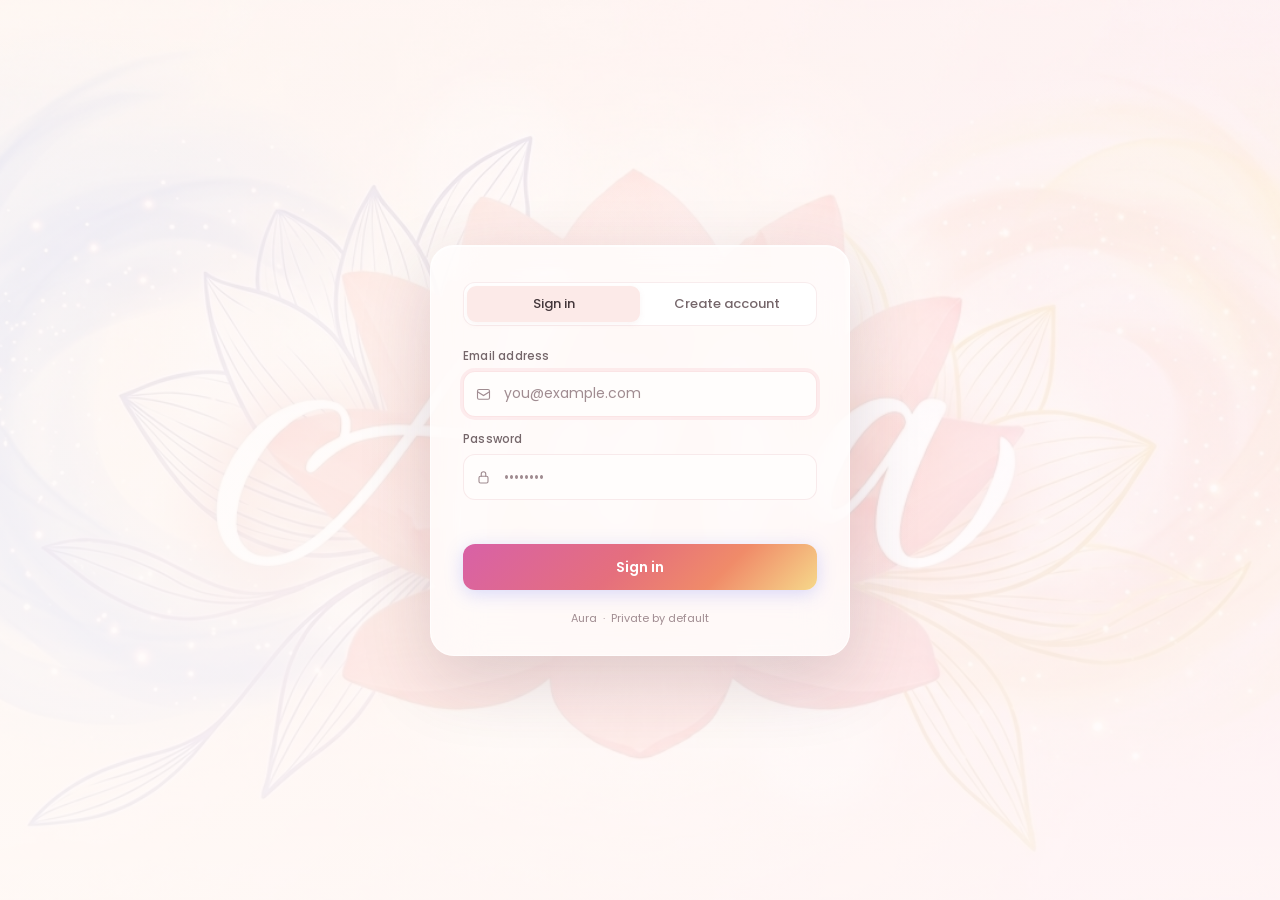
<file: src/main/resources/static/frontend/index.html>
<!doctype html>
<html lang="en">
<head>
  <meta charset="UTF-8" />
  <meta name="viewport" content="width=device-width, initial-scale=1.0" />
  <title>Aura — Messaging</title>
  <link rel="preconnect" href="https://fonts.googleapis.com">
  <link rel="preconnect" href="https://fonts.gstatic.com" crossorigin>
  <link href="https://fonts.googleapis.com/css2?family=Poppins:wght@400;700&display=swap" rel="stylesheet">
  <link href="https://fonts.cdnfonts.com/css/nickainley" rel="stylesheet">
  <!-- <link rel="shortcut icon" href="./assests/Aura_logo.png" type="image/x-icon"> -->
  <link rel="stylesheet" href="./styles.css" />
</head>
<body>

  <!-- Toast notifications -->
  <div id="toastContainer" class="toast-container" aria-live="assertive" aria-atomic="true"></div>

  <!-- ── Profile modal ─────────────────────────────────────────────────── -->
  <div class="modal-backdrop" id="profileModal" hidden>
    <div class="modal" role="dialog" aria-modal="true" aria-labelledby="profileModalTitle">
      <div class="modal-header">
        <div class="modal-heading">
          <div class="modal-icon-pill">
            <svg viewBox="0 0 20 20" fill="none">
              <path d="M10 3.5a3.5 3.5 0 100 7 3.5 3.5 0 000-7zM4.5 16a4.5 4.5 0 0111 0" stroke="currentColor" stroke-width="1.5" stroke-linecap="round"/>
            </svg>
          </div>
          <div>
            <h2 class="modal-title" id="profileModalTitle">Edit Profile</h2>
            <p class="modal-subtitle">Personalize your avatar, name, and chat feel.</p>
          </div>
        </div>
        <button class="icon-btn modal-close-btn" id="closeProfileModal" title="Close">
          <svg viewBox="0 0 20 20" fill="none"><path d="M5 5l10 10M15 5L5 15" stroke="currentColor" stroke-width="1.8" stroke-linecap="round"/></svg>
        </button>
      </div>

      <div class="modal-body">
        <div class="profile-edit-avatar-wrap">
          <div class="profile-preview-card">
            <div class="avatar avatar--xl profile-edit-avatar" id="modalAvatar">
              <span id="modalAvatarInitial">?</span>
            </div>
            <div class="profile-preview-copy">
              <div class="profile-preview-label">Preview</div>
              <div class="profile-preview-name" id="profilePreviewName">Your name</div>
              <div class="profile-preview-text">Your avatar updates instantly as you choose a style.</div>
            </div>
          </div>

          <div class="settings-card">
            <div class="color-picker-row">
              <span class="field-label">Avatar colour</span>
              <div class="color-swatches" id="colorSwatches">
                <button class="swatch" data-color="#7C5CFF" style="background:#7C5CFF" title="Violet"></button>
                <button class="swatch" data-color="#20D6C7" style="background:#20D6C7" title="Teal"></button>
                <button class="swatch" data-color="#E85D75" style="background:#E85D75" title="Rose"></button>
                <button class="swatch" data-color="#F59E0B" style="background:#F59E0B" title="Amber"></button>
                <button class="swatch" data-color="#3B82F6" style="background:#3B82F6" title="Blue"></button>
                <button class="swatch" data-color="#10B981" style="background:#10B981" title="Emerald"></button>
                <button class="swatch" data-color="#F97316" style="background:#F97316" title="Orange"></button>
                <button class="swatch" data-color="#8B5CF6" style="background:#8B5CF6" title="Purple"></button>
                <button class="swatch" data-color="#EF4444" style="background:#EF4444" title="Red"></button>
                <button class="swatch" data-color="#06B6D4" style="background:#06B6D4" title="Cyan"></button>
              </div>
            </div>
            <div class="color-picker-row">
              <span class="field-label">Initial colour</span>
              <div class="segmented-mini" id="initialColorPicker">
                <button type="button" data-initial-color="#13151A">Black</button>
                <button type="button" data-initial-color="#F8FAFC">White</button>
              </div>
            </div>
            <div class="color-picker-row">
              <span class="field-label">Chat theme</span>
              <div class="theme-swatches" id="themeSwatches">
                <button type="button" class="theme-swatch" data-theme="aura" style="background:linear-gradient(135deg,#D861A7,#F08B69)" title="Aura"></button>
                <button type="button" class="theme-swatch" data-theme="ocean" style="background:linear-gradient(135deg,#0EA5E9,#14B8A6)" title="Ocean"></button>
                <button type="button" class="theme-swatch" data-theme="violet" style="background:linear-gradient(135deg,#7C3AED,#EC4899)" title="Violet"></button>
                <button type="button" class="theme-swatch" data-theme="forest" style="background:linear-gradient(135deg,#16A34A,#84CC16)" title="Forest"></button>
                <button type="button" class="theme-swatch" data-theme="sunset" style="background:linear-gradient(135deg,#F97316,#FACC15)" title="Sunset"></button>
              </div>
            </div>
          </div>
        </div>

        <div class="field-group modal-field-group">
          <label class="field-label" for="profileUsernameInput">Username</label>
          <div class="field-wrap">
            <svg class="field-icon" viewBox="0 0 20 20" fill="none">
              <circle cx="10" cy="7" r="3" stroke="currentColor" stroke-width="1.5"/>
              <path d="M3 17c0-3.314 3.134-6 7-6s7 2.686 7 6" stroke="currentColor" stroke-width="1.5" stroke-linecap="round"/>
            </svg>
            <input id="profileUsernameInput" class="field-input" type="text" placeholder="Name" maxlength="30" autocomplete="off" />
          </div>
        </div>

        <p class="auth-hint" id="profileSaveHint" aria-live="polite"></p>
      </div>

      <div class="modal-footer">
        <button class="btn-secondary" id="cancelProfileBtn">Cancel</button>
        <button class="btn-primary" id="saveProfileBtn">
          <span id="saveBtnLabel">Save changes</span>
          <div class="btn-spinner" id="saveSpinner" hidden></div>
        </button>
      </div>
    </div>
  </div>

  <!-- ── Auth Screen ────────────────────────────────────────────────────── -->
  <div class="auth-screen" id="authScreen">
    <div class="auth-bg">
      <div class="auth-orb auth-orb--1"></div>
      <div class="auth-orb auth-orb--2"></div>
    </div>
    <div class="auth-panel">
      <div class="auth-tabs" role="tablist">
        <button class="auth-tab is-active" data-mode="login" role="tab" aria-selected="true">Sign in</button>
        <button class="auth-tab" data-mode="register" role="tab" aria-selected="false">Create account</button>
      </div>

      <form class="auth-form" id="authForm" novalidate>
        <div class="field-group" id="usernameGroup" hidden>
          <label class="field-label" for="usernameInput">Username</label>
          <div class="field-wrap">
            <svg class="field-icon" viewBox="0 0 20 20" fill="none">
              <circle cx="10" cy="7" r="3" stroke="currentColor" stroke-width="1.5"/>
              <path d="M3 17c0-3.314 3.134-6 7-6s7 2.686 7 6" stroke="currentColor" stroke-width="1.5" stroke-linecap="round"/>
            </svg>
            <input id="usernameInput" class="field-input" type="text" placeholder="Name" autocomplete="username" maxlength="30" />
          </div>
        </div>

        <div class="field-group">
          <label class="field-label" for="emailInput">Email address</label>
          <div class="field-wrap">
            <svg class="field-icon" viewBox="0 0 20 20" fill="none">
              <rect x="2" y="4" width="16" height="13" rx="2" stroke="currentColor" stroke-width="1.5"/>
              <path d="M2 7l8 5 8-5" stroke="currentColor" stroke-width="1.5" stroke-linecap="round"/>
            </svg>
            <input id="emailInput" class="field-input" type="email" placeholder="you@example.com" autocomplete="email" />
          </div>
        </div>

        <div class="field-group">
          <label class="field-label" for="passwordInput">Password</label>
          <div class="field-wrap">
            <svg class="field-icon" viewBox="0 0 20 20" fill="none">
              <rect x="4" y="9" width="12" height="9" rx="2" stroke="currentColor" stroke-width="1.5"/>
              <path d="M7 9V6a3 3 0 016 0v3" stroke="currentColor" stroke-width="1.5" stroke-linecap="round"/>
            </svg>
            <input id="passwordInput" class="field-input" type="password" placeholder="••••••••" autocomplete="current-password" />
          </div>
        </div>

        <p class="auth-hint" id="authStatus" aria-live="polite"></p>

        <button type="submit" class="auth-submit" id="authSubmitBtn">
          <span id="authBtnLabel">Sign in</span>
          <div class="btn-spinner" id="authSpinner" hidden></div>
        </button>
      </form>

      <p class="auth-footer">Aura&nbsp;&nbsp;·&nbsp;&nbsp;Private by default</p>
    </div>
  </div>

  <!-- ── Main App ───────────────────────────────────────────────────────── -->
  <div class="app" id="appShell" hidden>

    <!-- Sidebar -->
    <aside class="sidebar">
      <div class="sidebar-top">
        <div class="sidebar-logo">
          <div class="sidebar-logo-mark">
            <img src="./assests/Aura_logo.png" width="100%" height="100%" class="logo-img">
          </div>
          <span class="sidebar-logo-text" 
                style="
                  font-family: 'nickainley', sans-serif;
                  color: var(--accent);
                  font-size: 1.8em;
                  ">Aura</span>
        </div>
        <button class="icon-btn" id="leaveBtn" title="Sign out" disabled>
          <svg viewBox="0 0 20 20" fill="none">
            <path d="M13 3h2a2 2 0 012 2v10a2 2 0 01-2 2h-2M8 14l4-4-4-4M12 10H3" stroke="currentColor" stroke-width="1.6" stroke-linecap="round" stroke-linejoin="round"/>
          </svg>
        </button>
      </div>

      <!-- Profile card — click to edit -->
      <button class="profile-card" id="openProfileModal" title="Edit profile" type="button">
        <div class="avatar avatar--lg" id="profileAvatar">
          <span id="profileAvatarInitial">?</span>
        </div>
        <div class="profile-info">
          <div class="profile-name" id="profileName">Loading…</div>
          <div class="profile-id-row">
            <div class="profile-id" id="profilePublicId">--------</div>
            <div class="status-dot" id="connectionDot"></div>
          </div>
        </div>
        <svg class="profile-edit-icon" viewBox="0 0 16 16" fill="none">
          <path d="M11 2l3 3-8 8H3v-3l8-8z" stroke="currentColor" stroke-width="1.4" stroke-linecap="round" stroke-linejoin="round"/>
        </svg>
      </button>

      <!-- Search -->
      <div class="sidebar-section">
        <form class="search-form" id="userSearchForm">
          <div class="search-wrap">
            <svg class="search-icon" viewBox="0 0 20 20" fill="none">
              <circle cx="9" cy="9" r="5.5" stroke="currentColor" stroke-width="1.5"/>
              <path d="M13 13l3.5 3.5" stroke="currentColor" stroke-width="1.5" stroke-linecap="round"/>
            </svg>
            <input id="publicIdSearchInput" class="search-input" placeholder="Search by public ID…" autocomplete="off" maxlength="10" />
            <button type="submit" class="search-submit-btn" title="Find user">
              <svg viewBox="0 0 16 16" fill="none">
                <path d="M3 8h10M9 4l4 4-4 4" stroke="currentColor" stroke-width="1.5" stroke-linecap="round" stroke-linejoin="round"/>
              </svg>
            </button>
          </div>
        </form>
        <p class="search-hint" id="userSearchStatus" aria-live="polite"></p>
      </div>

      <!-- Conversations -->
      <div class="sidebar-section sidebar-section--flex">
        <div class="section-label">Messages</div>
        <div class="conv-list" id="conversationList">
          <div class="skeleton-item"></div>
          <div class="skeleton-item"></div>
          <div class="skeleton-item"></div>
        </div>
      </div>
    </aside>

    <!-- Chat pane -->
    <div class="chat-pane">
      <header class="chat-header">
        <div class="chat-header-left">
          <button type="button" class="chat-pane-back" id="chatPaneBackBtn" title="Back to conversations" aria-label="Back to conversations">
            <svg viewBox="0 0 20 20" fill="none">
              <path d="M12 5l-5 5 5 5" stroke="currentColor" stroke-width="1.8" stroke-linecap="round" stroke-linejoin="round"/>
            </svg>
          </button>
          <div class="avatar avatar--md" id="chatAvatar">
            <span id="chatAvatarInitial">?</span>
          </div>
          <div class="chat-header-info">
            <div class="chat-name" id="chatTitle">Select a conversation</div>
            <div class="chat-meta" id="chatSubtitle">Search a public ID or choose from the sidebar</div>
          </div>
        </div>
        <div class="chat-header-right">
          <div class="conn-badge" id="statusBadge">
            <div class="conn-dot"></div>
            <span id="statusText">Select a chat</span>
          </div>
        </div>
      </header>

      <section class="messages-pane" id="messages" aria-live="polite">
        <div class="empty-state" id="emptyState">
          <div class="empty-illustration">
            <svg width="64" height="64" viewBox="0 0 64 64" fill="none">
              <circle cx="32" cy="32" r="31" stroke="url(#eg)" stroke-width="1" stroke-dasharray="4 3"/>
              <circle cx="32" cy="32" r="18" fill="url(#eg2)" opacity="0.1"/>
              <path d="M20 32h24M32 20v24" stroke="url(#eg)" stroke-width="1.8" stroke-linecap="round" opacity="0.4"/>
              <defs>
                <linearGradient id="eg" x1="1" y1="1" x2="63" y2="63" gradientUnits="userSpaceOnUse">
                  <stop stop-color="#818CF8"/><stop offset="1" stop-color="#38BDF8"/>
                </linearGradient>
                <linearGradient id="eg2" x1="14" y1="14" x2="50" y2="50" gradientUnits="userSpaceOnUse">
                  <stop stop-color="#818CF8"/><stop offset="1" stop-color="#38BDF8"/>
                </linearGradient>
              </defs>
            </svg>
          </div>
          <div class="empty-title">Start a conversation</div>
          <div class="empty-desc">Search for someone's public ID in the sidebar, or pick an existing chat.</div>
        </div>
      </section>

      <form class="composer" id="composerForm">
        <div class="composer-wrap">
          <textarea id="messageInput" class="composer-textarea" placeholder="Write a message…" rows="1" autocomplete="off" disabled></textarea>
          <button type="submit" class="composer-send-btn" id="sendBtn" disabled title="Send">
            <svg viewBox="0 0 20 20" fill="none">
              <path d="M3 10L17 3l-4 7 4 7L3 10z" fill="currentColor"/>
            </svg>
          </button>
        </div>
      </form>
    </div>

  </div>

  <script src="./app.js?v=4"></script>
</body>
</html>
</file>
<file: src/main/resources/static/frontend/styles.css>
:root {
  /* Backgrounds — warm soft neutrals */
  --bg-lite: #fffaf9;
  --bg: #FCF7F6;
  --bg2: #F8EFEE;
  --surface: #FFFFFF;
  --surface2: #FFFDFC;
  --surface3: #FCEAE8;

  /* Borders — subtle warm dividers */
  --border: rgba(204, 119, 126, 0.14);
  --border2: rgba(204, 119, 126, 0.22);

  /* Text — warm charcoal instead of black */
  --text: #43363A;
  --text2: #75666A;
  --text3: #A08C91;

  /* Accent — taken directly from the lotus */
  --accent: #E56F7D;
  --accent2: #F08B69;
  --accent-dim: rgba(229, 111, 125, 0.10);
  --accent-mid: rgba(229, 111, 125, 0.18);
  --accent-glow: rgba(215, 91, 170, 0.15);

  /* Gradients */
  --grad: linear-gradient(135deg,
      #D861A7 0%,
      #E56F7D 45%,
      #F08B69 72%,
      #F6D88A 100%);

  --grad-dim: linear-gradient(135deg,
      rgba(216, 97, 167, .10),
      rgba(229, 111, 125, .10),
      rgba(246, 216, 138, .12));

  /* Shadows */
  --shadow-sm:
    0 2px 6px rgba(189, 112, 118, .08);

  --shadow-md:
    0 10px 28px rgba(189, 112, 118, .12),
    0 2px 8px rgba(189, 112, 118, .06);

  --shadow-lg:
    0 28px 70px rgba(189, 112, 118, .16),
    0 8px 24px rgba(189, 112, 118, .08);

  /* Radii */
  --radius-sm: 8px;
  --radius: 12px;
  --radius-lg: 18px;
  --radius-xl: 24px;

  /* Layout */
  --sidebar-w: 280px;
  --header-h: 70px;

  --transition: 160ms cubic-bezier(0.4, 0, 0.2, 1);
}

/* ─── Reset ──────────────────────────────────────────────────────────────── */
*,
*::before,
*::after {
  box-sizing: border-box;
  margin: 0;
  padding: 0;
}

html,
body {
  height: 100%;
  overflow: hidden;
}

body {
  font-family: 'Poppins', system-ui, -apple-system, sans-serif;
  font-size: 14px;
  line-height: 1.5;
  color: var(--text);
  background: var(--bg-lite);
  -webkit-font-smoothing: antialiased;
}

button {
  font-family: inherit;
  cursor: pointer;
  border: none;
  background: none;
}

input,
textarea {
  font-family: inherit;
  font-size: inherit;
}

/* ─── Scrollbar ──────────────────────────────────────────────────────────── */
::-webkit-scrollbar {
  width: 4px;
  height: 4px;
}

::-webkit-scrollbar-track {
  background: transparent;
}

::-webkit-scrollbar-thumb {
  background: rgba(255, 255, 255, 0.1);
  border-radius: 99px;
}

::-webkit-scrollbar-thumb:hover {
  background: rgba(255, 255, 255, 0.18);
}

/* ─── Toast ──────────────────────────────────────────────────────────────── */
.toast-container {
  position: fixed;
  top: 20px;
  right: 20px;
  z-index: 9999;
  display: flex;
  flex-direction: column;
  gap: 8px;
  pointer-events: none;
}

.toast {
  display: flex;
  align-items: center;
  gap: 10px;
  padding: 12px 16px;
  background: var(--surface3);
  border: 1px solid var(--border2);
  border-radius: var(--radius);
  box-shadow: var(--shadow-md);
  font-size: 13px;
  font-weight: 500;
  color: var(--text);
  pointer-events: auto;
  max-width: 320px;
  animation: toastIn 220ms cubic-bezier(0.34, 1.56, 0.64, 1) both;
}

.toast.is-out {
  animation: toastOut 180ms ease forwards;
}

.toast--ok {
  border-color: rgba(129, 140, 248, 0.3);
}

.toast--err {
  border-color: rgba(239, 68, 68, 0.3);
  color: #fca5a5;
}

.toast--warn {
  border-color: rgba(251, 191, 36, 0.3);
  color: #F59E0B;
}

.toast--connection-lost {
  border-color: #E56F7D45;
  color: var(--accent);
  font-weight: 600;
}

.toast-dot {
  width: 7px;
  height: 7px;
  border-radius: 50%;
  flex-shrink: 0;
}

.toast--ok .toast-dot {
  background: var(--accent);
}

.toast--err .toast-dot {
  background: #ef4444;
}

.toast--warn .toast-dot {
  background: var(--accent);
}

@keyframes toastIn {
  from {
    opacity: 0;
    transform: translateX(12px) scale(0.96);
  }

  to {
    opacity: 1;
    transform: none;
  }
}

@keyframes toastOut {
  to {
    opacity: 0;
    transform: translateX(12px) scale(0.96);
  }
}

/* ─── Shared form atoms ──────────────────────────────────────────────────── */
.field-group {
  display: flex;
  flex-direction: column;
  gap: 6px;
}

.field-group[hidden] {
  display: none !important;
}

.field-label {
  font-size: 11.5px;
  font-weight: 500;
  color: var(--text2);
  letter-spacing: 0.2px;
}

.field-wrap {
  position: relative;
}

.field-icon {
  position: absolute;
  left: 13px;
  top: 50%;
  transform: translateY(-50%);
  width: 15px;
  height: 15px;
  color: var(--text3);
  pointer-events: none;
}

.field-input {
  width: 100%;
  height: 46px;
  padding: 0 13px 0 40px;
  background: var(--surface2);
  border: 1px solid var(--border);
  border-radius: var(--radius);
  color: var(--text);
  outline: none;
  transition: border-color var(--transition), box-shadow var(--transition);
}

.field-input::placeholder {
  color: var(--text3);
}

.field-input:focus {
  border-color: var(--accent-mid);
  box-shadow: 0 0 0 3px var(--accent-dim);
}

.auth-hint {
  min-height: 12px;
  font-size: 12px;
  color: var(--text2);
  text-align: center;
  transition: color var(--transition);
}

.auth-hint.is-error {
  color: #fca5a5;
}

.auth-hint.is-ok {
  color: var(--accent);
}

.btn-spinner {
  width: 15px;
  height: 15px;
  border: 2px solid rgba(255, 255, 255, 0.25);
  border-top-color: white;
  border-radius: 50%;
  animation: spin 0.7s linear infinite;
}

.btn-spinner[hidden] {
  display: none !important;
}

@keyframes spin {
  to {
    transform: rotate(360deg);
  }
}

/* ─── Auth screen ────────────────────────────────────────────────────────── */
.auth-screen {
  position: fixed;
  inset: 0;
  display: grid;
  place-items: center;
  background:
    linear-gradient(90deg, rgba(255, 247, 243, 0.66), rgba(255, 241, 248, 0.52)),
    url("./assests/Aura-bg.png") center / cover no-repeat;
  z-index: 50;
  overflow: hidden;
}

.auth-screen[hidden] {
  display: none !important;
}

.auth-bg {
  position: absolute;
  inset: 0;
  pointer-events: none;
  overflow: hidden;
  background:
    radial-gradient(circle at 50% 50%, rgba(255, 255, 255, 0.1), transparent 44%),
    linear-gradient(180deg, rgba(255, 255, 255, 0.28), rgba(255, 255, 255, 0.58));
}

.auth-orb {
  display: none;
}

.auth-orb--1 {
  width: 480px;
  height: 480px;
  background: radial-gradient(circle, #818CF8, transparent 70%);
  top: -160px;
  left: -100px;
}

.auth-orb--2 {
  width: 380px;
  height: 380px;
  background: radial-gradient(circle, #38BDF8, transparent 70%);
  bottom: -120px;
  right: -80px;
}

.auth-panel {
  position: relative;
  z-index: 1;
  width: min(420px, calc(100vw - 32px));
  background: rgba(255, 255, 255, 0.72);
  backdrop-filter: blur(24px);
  border: 1px solid rgba(255, 255, 255, 0.64);
  border-radius: var(--radius-xl);
  box-shadow: 0 24px 70px rgba(83, 50, 71, 0.18), inset 0 1px 0 rgba(255, 255, 255, 0.72);
  padding: 36px 32px 28px;
  animation: panelIn 360ms cubic-bezier(0.34, 1.4, 0.64, 1) both;
}

@keyframes panelIn {
  from {
    opacity: 0;
    transform: translateY(18px) scale(0.97);
  }

  to {
    opacity: 1;
    transform: none;
  }
}

.auth-logo {
  display: flex;
  align-items: center;
  gap: 10px;
  margin-bottom: 28px;
}

.auth-logo-mark {
  width: 40px;
  height: 40px;
  border-radius: 12px;
  background: var(--grad-dim);
  border: 1px solid var(--border2);
  display: grid;
  place-items: center;
}

.auth-logo-text {
  font-weight: 700;
  /* Font & Color & Size is Applied Using Inline-CSS */
}

.auth-tabs {
  display: grid;
  grid-template-columns: 1fr 1fr;
  background: var(--surface);
  border: 1px solid var(--border);
  border-radius: var(--radius);
  padding: 3px;
  margin-bottom: 22px;
}

.auth-tab {
  padding: 8px;
  border-radius: calc(var(--radius) - 3px);
  font-size: 13px;
  font-weight: 500;
  color: var(--text2);
  transition: background var(--transition), color var(--transition);
}

.auth-tab.is-active {
  background: var(--surface3);
  color: var(--text);
  box-shadow: var(--shadow-sm);
}

.auth-form {
  display: flex;
  flex-direction: column;
  gap: 14px;
}

.auth-submit {
  height: 46px;
  width: 100%;
  background: var(--grad);
  border-radius: var(--radius);
  font-size: 14px;
  font-weight: 600;
  color: white;
  display: flex;
  align-items: center;
  justify-content: center;
  gap: 8px;
  transition: opacity var(--transition), transform var(--transition), box-shadow var(--transition);
  box-shadow: 0 4px 18px rgba(129, 140, 248, 0.3);
  margin-top: 4px;
}

.auth-submit:hover:not(:disabled) {
  transform: translateY(-1px);
  box-shadow: 0 6px 22px rgba(129, 140, 248, 0.4);
}

.auth-submit:active:not(:disabled) {
  transform: translateY(0);
}

.auth-submit:disabled {
  opacity: 0.45;
  cursor: not-allowed;
}

.auth-footer {
  text-align: center;
  font-size: 11px;
  color: var(--text3);
  margin-top: 20px;
}

/* ─── App shell ──────────────────────────────────────────────────────────── */
.app {
  display: grid;
  grid-template-columns: var(--sidebar-w) 1fr;
  height: 100vh;
  overflow: hidden;
  animation: fadeIn 220ms ease both;
}

.app[hidden] {
  display: none !important;
}

@keyframes fadeIn {
  from {
    opacity: 0;
  }

  to {
    opacity: 1;
  }
}

/* ─── Sidebar ────────────────────────────────────────────────────────────── */
.sidebar {
  display: flex;
  flex-direction: column;
  height: 100vh;
  overflow: hidden;
  background: var(--bg2);
  border-right: 1px solid var(--border);
}

.sidebar-top {
  display: flex;
  align-items: center;
  justify-content: space-between;
  padding: 0 14px;
  height: var(--header-h);
  border-bottom: 1px solid var(--border);
  flex-shrink: 0;
}

.sidebar-logo {
  display: flex;
  align-items: center;
  gap: 8px;
}

.sidebar-logo-mark {
  width: 40px;
  height: 40px;
  overflow: hidden;
  border-radius: 8px;
  border: 2px solid var(--border2);
  background: var(--grad-dim);
  display: grid;
  place-items: center;
}

.logo-img {
  margin: auto;
  object-fit: cover;
}

.sidebar-logo-text {
  font-size: 1.5em;
  font-weight: 700;
  letter-spacing: -0.3px;
}

/* Profile card — clickable to open edit modal */
.profile-card {
  display: flex;
  align-items: center;
  gap: 11px;
  padding: 14px;
  border-bottom: 1px solid var(--border);
  flex-shrink: 0;
  width: 100%;
  text-align: left;
  transition: background var(--transition);
  position: relative;
  cursor: pointer;
}

.profile-card:hover {
  background: var(--surface);
}

.profile-card:hover .profile-edit-icon {
  opacity: 1;
}

.profile-info {
  min-width: 0;
  flex: 1;
}

.profile-name {
  font-size: 13px;
  font-weight: 600;
  white-space: nowrap;
  overflow: hidden;
  text-overflow: ellipsis;
}

.profile-id-row {
  display: flex;
  align-items: center;
  gap: 6px;
  margin-top: 2px;
}

.profile-id {
  font-size: 10.5px;
  font-family: 'SF Mono', 'Fira Code', monospace;
  color: var(--accent);
  background: var(--accent-dim);
  padding: 2px 6px;
  border-radius: 5px;
  letter-spacing: 0.4px;
}

.profile-edit-icon {
  width: 14px;
  height: 14px;
  color: var(--text3);
  opacity: 0;
  transition: opacity var(--transition);
  flex-shrink: 0;
}

/* Status dot */
.status-dot {
  width: 7px;
  height: 7px;
  border-radius: 50%;
  background: var(--text3);
  flex-shrink: 0;
  transition: background var(--transition), box-shadow var(--transition);
}

.status-dot.is-on {
  background: #4ade80;
  box-shadow: 0 0 5px rgba(74, 222, 128, 0.6);
}

.avatar {
  position: relative;
}

.avatar.is-online::after {
  content: "";
  position: absolute;
  right: -1px;
  bottom: -1px;
  width: 10px;
  height: 10px;
  border-radius: 50%;
  background: #4ade80;
  border: 2px solid var(--bg2);
  box-shadow: 0 0 0 1px rgba(74, 222, 128, 0.2);
}

/* Sidebar sections */
.sidebar-section {
  padding: 12px 10px 0;
  flex-shrink: 0;
}

.sidebar-section--flex {
  flex: 1;
  display: flex;
  flex-direction: column;
  min-height: 0;
  padding-bottom: 10px;
}

.section-label {
  font-size: 10.5px;
  font-weight: 600;
  letter-spacing: 0.7px;
  text-transform: uppercase;
  color: var(--text3);
  padding: 0 4px;
  margin-bottom: 6px;
}

/* Search */
.search-form {
  margin-bottom: 4px;
}

.search-wrap {
  display: flex;
  align-items: center;
  gap: 6px;
  background: var(--surface);
  border: 1px solid var(--border);
  border-radius: var(--radius);
  padding: 0 10px;
  transition: border-color var(--transition), box-shadow var(--transition);
}

.search-wrap:focus-within {
  border-color: var(--accent-mid);
  box-shadow: 0 0 0 3px var(--accent-dim);
}

.search-icon {
  width: 14px;
  height: 14px;
  color: var(--text3);
  flex-shrink: 0;
}

.search-input {
  flex: 1;
  height: 36px;
  background: none;
  border: none;
  outline: none;
  color: var(--text);
  font-size: 13px;
}

.search-input::placeholder {
  color: var(--text3);
}

.search-submit-btn {
  width: 24px;
  height: 24px;
  border-radius: 6px;
  display: grid;
  place-items: center;
  background: var(--accent-dim);
  color: var(--accent);
  flex-shrink: 0;
  transition: background var(--transition);
}

.search-submit-btn:hover {
  background: var(--accent-mid);
}

.search-submit-btn svg {
  width: 13px;
  height: 13px;
}

.search-hint {
  font-size: 11px;
  min-height: 16px;
  padding: 0 4px;
  color: var(--text3);
  transition: color var(--transition);
}

.search-hint.is-error {
  color: #fca5a5;
}

.search-hint.is-ok {
  color: #4ade80;
}

/* ─── Conversation list ──────────────────────────────────────────────────── */
.conv-list {
  flex: 1;
  overflow-y: auto;
  display: flex;
  flex-direction: column;
  gap: 1px;
  padding-top: 2px;
}

.conv-item {
  display: flex;
  align-items: center;
  gap: 10px;
  width: 100%;
  padding: 9px 8px;
  border-radius: var(--radius);
  border: 1px solid transparent;
  text-align: left;
  color: var(--text);
  cursor: pointer;
  position: relative;
  transition: background var(--transition), border-color var(--transition);
  animation: slideIn 200ms cubic-bezier(0.34, 1.4, 0.64, 1) both;
}

@keyframes slideIn {
  from {
    opacity: 0;
    transform: translateX(-6px);
  }

  to {
    opacity: 1;
    transform: none;
  }
}

.conv-item::before {
  content: '';
  position: absolute;
  left: 0;
  top: 50%;
  transform: translateY(-50%);
  width: 3px;
  height: 0;
  background: var(--grad);
  border-radius: 0 3px 3px 0;
  transition: height var(--transition);
}

.conv-item:hover {
  background: var(--surface);
}

.conv-item.is-active {
  background: #ffd3d3;
  border-color: var(--border);
}

.conv-item.is-active::before {
  height: 22px;
}

.conv-item-body {
  min-width: 0;
  flex: 1;
}

.conv-item-name {
  font-size: 13px;
  font-weight: 500;
  white-space: nowrap;
  overflow: hidden;
  text-overflow: ellipsis;
}

.conv-item-id {
  font-size: 11px;
  color: var(--text3);
  margin-top: 1px;
  font-family: monospace;
}

.conv-empty {
  padding: 20px 8px;
  text-align: center;
  color: var(--text3);
  font-size: 12.5px;
  line-height: 1.6;
}

/* Skeleton shimmer */
.skeleton-item {
  height: 50px;
  border-radius: var(--radius);
  background: linear-gradient(90deg, var(--surface) 25%, var(--surface2) 50%, var(--surface) 75%);
  background-size: 200% 100%;
  animation: shimmer 1.4s infinite;
}

@keyframes shimmer {
  to {
    background-position: -200% 0;
  }
}

/* ─── Avatar ─────────────────────────────────────────────────────────────── */
.avatar {
  border-radius: 50%;
  flex-shrink: 0;
  background: var(--grad-dim);
  border: 1.5px solid var(--border2);
  display: grid;
  place-items: center;
  font-weight: 700;
  color: var(--accent);
  text-transform: uppercase;
  user-select: none;
}

.avatar--xl {
  width: 64px;
  height: 64px;
  font-size: 22px;
}

.avatar--lg {
  width: 40px;
  height: 40px;
  font-size: 15px;
}

.avatar--md {
  width: 34px;
  height: 34px;
  font-size: 13px;
}

.avatar--sm {
  width: 28px;
  height: 28px;
  font-size: 11px;
}

/* ─── Icon button ────────────────────────────────────────────────────────── */
.icon-btn {
  width: 32px;
  height: 32px;
  border-radius: var(--radius-sm);
  display: grid;
  place-items: center;
  color: var(--text2);
  transition: background var(--transition), color var(--transition);
  flex-shrink: 0;
}

.icon-btn svg {
  width: 17px;
  height: 17px;
}

.icon-btn:hover {
  background: var(--surface3);
  color: var(--text);
}

.icon-btn:disabled {
  opacity: 0.35;
  cursor: not-allowed;
  pointer-events: none;
}

/* ─── Chat pane ──────────────────────────────────────────────────────────── */
.chat-pane {
  display: none;
  flex-direction: column;
  height: 100vh;
  height: 100dvh;
  overflow: hidden;
  background: var(--bg);
}

aside:has(.conv-item.is-active) ~ .chat-pane {
  display: flex !important;
}

/* Chat header */
.chat-header {
  display: flex;
  align-items: center;
  justify-content: space-between;
  height: var(--header-h);
  padding: 0 22px;
  border-bottom: 1px solid var(--border);
  background: var(--bg2);
  backdrop-filter: blur(12px);
  flex-shrink: 0;
  position: sticky;
  top: 0;
  z-index: 10;
}

.chat-header-left {
  display: flex;
  align-items: center;
  gap: 12px;
  min-width: 0;
}

.chat-header-info {
  min-width: 0;
}

.chat-name {
  font-size: 14px;
  font-weight: 600;
  white-space: nowrap;
  overflow: hidden;
  text-overflow: ellipsis;
}

.chat-meta {
  font-size: 11px;
  color: var(--text3);
  margin-top: 1px;
  font-family: monospace;
}

.chat-header-right {
  display: flex;
  align-items: center;
  gap: 8px;
  flex-shrink: 0;
}

.conn-badge {
  display: flex;
  align-items: center;
  gap: 6px;
  padding: 4px 11px;
  border-radius: 99px;
  background: var(--surface);
  border: 1px solid var(--border);
  font-size: 11.5px;
  font-weight: 500;
  color: var(--text3);
  transition: all var(--transition);
}

.conn-badge.is-ok {
  border-color: rgba(74, 222, 128, 0.3);
  color: #4ade80;
}

.conn-badge.is-err {
  border-color: rgba(239, 68, 68, 0.3);
  color: #fca5a5;
}

.conn-dot {
  width: 6px;
  height: 6px;
  border-radius: 50%;
  background: currentColor;
}

.conn-badge.is-ok .conn-dot {
  box-shadow: 0 0 5px #4ade80;
}

/* ─── Messages pane ──────────────────────────────────────────────────────── */
.messages-pane {
  flex: 1;
  overflow-y: auto;
  padding: 20px 24px;
  display: flex;
  flex-direction: column;
  scroll-behavior: smooth;
}

.messages-pane:has(.msg-row) > .empty-state,
.messages-pane:has(.msg-row) > .msg-system {
  display: none !important;
}

/* Empty state */
.empty-state {
  flex: 1;
  display: flex;
  text-align: center;
  flex-direction: column;
  align-items: center;
  justify-content: center;
  gap: 14px;
  padding: 40px;
  text-align: center;
  animation: fadeUp 280ms ease both;
}

@keyframes fadeUp {
  from {
    opacity: 0;
    transform: translateY(10px);
  }

  to {
    opacity: 1;
    transform: none;
  }
}

.empty-illustration {
  opacity: 0.5;
  animation: float 5s ease-in-out infinite;
}

@keyframes float {

  0%,
  100% {
    transform: translateY(0);
  }

  50% {
    transform: translateY(-7px);
  }
}

.empty-title {
  font-size: 17px;
  font-weight: 600;
}

.empty-desc {
  font-size: 13px;
  color: var(--text2);
  max-width: 280px;
  line-height: 1.65;
}

/* Date separator */
.date-sep {
  display: flex;
  align-items: center;
  gap: 12px;
  margin: 16px 0 10px;
  color: var(--text3);
  font-size: 11px;
  font-weight: 500;
  letter-spacing: 0.4px;
  text-transform: uppercase;
}

.date-sep::before,
.date-sep::after {
  content: '';
  flex: 1;
  height: 1px;
  background: var(--border);
}

/* Message rows */
.msg-row {
  display: flex;
  margin-bottom: 2px;
  animation: msgIn 180ms cubic-bezier(0.34, 1.3, 0.64, 1) both;
}

.msg-row.is-mine {
  justify-content: flex-end;
}

.msg-row.is-theirs {
  justify-content: flex-start;
}

.msg-row.gap-top {
  margin-top: 10px;
}

@keyframes msgIn {
  from {
    opacity: 0;
    transform: translateY(5px) scale(0.98);
  }

  to {
    opacity: 1;
    transform: none;
  }
}

/* Bubble base */
.bubble {
  max-width: min(65%, 520px);
  padding: 9px 13px;
  font-size: 13.5px;
  line-height: 1.55;
  word-break: break-word;
  position: relative;
  margin-bottom: 0.1em;
}

/* Their bubble — lighter surface so text pops */
.is-theirs .bubble {
  background: var(--surface2);
  border: 1px solid var(--border2);
  border-radius: 4px 16px 16px 16px;
  color: var(--text);
}

.is-theirs.gap-top .bubble {
  border-radius: 4px 16px 16px 16px;
}

/* My bubble — subtle accent tint, NOT neon */
.is-mine .bubble {
  background: linear-gradient(135deg, var(--surface3), var(--bg2));
  border: 1px solid var(--border2);
  border-radius: 16px 4px 16px 16px;
  color: var(--text);
}

.bubble-sender {
  font-size: 11px;
  font-weight: 600;
  color: var(--accent);
  margin-bottom: 3px;
}

.bubble-footer {
  display: flex;
  align-items: center;
  justify-content: flex-end;
  margin-top: 4px;
}

.bubble-time {
  font-size: 10px;
  color: var(--text3);
}

.is-mine .bubble-time {
  color: var(--accent);
}

/* System message */
.msg-system {
  display: flex;
  justify-content: center;
  margin: 8px 0;
}

.msg-system-inner {
  font-size: 11px;
  color: var(--text3);
  background: var(--surface);
  border: 1px solid var(--border);
  border-radius: 99px;
  padding: 4px 12px;
}

/* ─── Composer ───────────────────────────────────────────────────────────── */
.composer {
  padding: 10px 18px 14px;
  border-top: 1px solid var(--border);
  background: var(--bg-lite);
  backdrop-filter: blur(12px);
  flex-shrink: 0;
}

.composer-wrap {
  display: flex;
  align-items: flex-end;
  gap: 8px;
  background: var(--surface);
  border: 1px solid var(--border);
  border-radius: var(--radius-lg);
  padding: 6px 6px 6px 14px;
  transition: border-color var(--transition), box-shadow var(--transition);
}

.composer-wrap:focus-within {
  border-color: var(--accent-mid);
  box-shadow: 0 0 0 3px var(--accent-dim);
}

.composer-textarea {
  flex: 1;
  background: none;
  border: none;
  outline: none;
  resize: none;
  color: var(--text);
  line-height: 1.5;
  min-height: 32px;
  max-height: 130px;
  padding: 4px 0;
  align-self: flex-end;
  overflow-y: auto;
}

.composer-textarea::placeholder {
  color: var(--text3);
}

.composer-textarea:disabled {
  opacity: 0.4;
  cursor: not-allowed;
}

.composer-send-btn {
  width: 34px;
  height: 34px;
  border-radius: 50%;
  flex-shrink: 0;
  background: var(--grad);
  display: grid;
  place-items: center;
  color: white;
  transition: transform var(--transition), box-shadow var(--transition), opacity var(--transition);
  box-shadow: 0 2px 10px rgba(129, 140, 248, 0.3);
}

.composer-send-btn svg {
  width: 15px;
  height: 15px;
  transform: rotate(180deg);
}

.composer-send-btn:hover:not(:disabled) {
  transform: scale(1.08);
  box-shadow: 0 4px 16px rgba(129, 140, 248, 0.45);
}

.composer-send-btn:disabled {
  opacity: 0.3;
  cursor: not-allowed;
  box-shadow: none;
}

/* ─── Modal ──────────────────────────────────────────────────────────────── */
.modal-backdrop {
  position: fixed;
  inset: 0;
  background: rgba(24, 20, 23, 0.64);
  backdrop-filter: blur(8px);
  z-index: 100;
  display: grid;
  place-items: center;
  padding: 14px;
  animation: fadeIn 160ms ease both;
}

.modal-backdrop[hidden] {
  display: none !important;
}

.modal {
  width: min(420px, 100%);
  max-height: min(90vh, 680px);
  overflow-y: auto;
  background: linear-gradient(180deg, rgba(255,255,255,0.96), rgba(255,250,249,0.96));
  border: 1px solid rgba(204, 119, 126, 0.16);
  border-radius: 18px;
  box-shadow: 0 18px 48px rgba(83, 50, 71, 0.14);
  animation: modalIn 240ms cubic-bezier(0.34, 1.4, 0.64, 1) both;
}

@keyframes modalIn {
  from {
    opacity: 0;
    transform: scale(0.96) translateY(10px);
  }

  to {
    opacity: 1;
    transform: none;
  }
}

.modal-header {
  display: flex;
  align-items: center;
  justify-content: space-between;
  gap: 10px;
  padding: 14px 16px 10px;
  border-bottom: 1px solid var(--border);
}

.modal-heading {
  display: flex;
  align-items: center;
  gap: 12px;
}

.modal-icon-pill {
  width: 36px;
  height: 36px;
  border-radius: 10px;
  display: grid;
  place-items: center;
  background: var(--grad-dim);
  color: var(--accent);
  border: 1px solid var(--border2);
}

.modal-icon-pill svg {
  width: 18px;
  height: 18px;
}

.modal-title {
  font-size: 15px;
  font-weight: 700;
  color: var(--text);
}

.modal-subtitle {
  font-size: 11.5px;
  color: var(--text2);
  margin-top: 1px;
}

.modal-close-btn {
  width: 32px;
  height: 32px;
  border-radius: 999px;
  background: var(--surface2);
  border: 1px solid var(--border);
}

.modal-body {
  padding: 12px 16px 14px;
}

.modal-footer {
  display: flex;
  justify-content: flex-end;
  gap: 8px;
  padding: 0 16px 14px;
}

.profile-edit-avatar-wrap {
  display: flex;
  flex-direction: column;
  gap: 14px;
}

.profile-preview-card {
  display: flex;
  align-items: center;
  gap: 10px;
  padding: 10px 12px;
  border: 1px solid var(--border);
  border-radius: 14px;
  background: var(--surface2);
}

.profile-preview-copy {
  min-width: 0;
  display: flex;
  flex-direction: column;
  gap: 2px;
}

.profile-preview-label {
  font-size: 10px;
  font-weight: 700;
  letter-spacing: 0.16em;
  text-transform: uppercase;
  color: var(--accent);
  margin-bottom: 3px;
}

.profile-preview-name {
  font-size: 13px;
  font-weight: 700;
  color: var(--text);
}

.profile-preview-text {
  font-size: 11.5px;
  color: var(--text2);
  line-height: 1.45;
}

.profile-edit-avatar {
  cursor: default;
  box-shadow: 0 6px 16px rgba(189, 112, 118, 0.12);
  width: 56px;
  height: 56px;
  font-size: 20px;
}

.settings-card {
  display: flex;
  flex-direction: column;
  gap: 10px;
  padding: 11px;
  border: 1px solid var(--border);
  border-radius: 14px;
  background: linear-gradient(180deg, rgba(255,255,255,0.72), rgba(252,234,232,0.36));
}

.color-picker-row {
  display: flex;
  flex-direction: column;
  align-items: flex-start;
  gap: 8px;
}

.color-swatches {
  display: flex;
  gap: 8px;
  flex-wrap: wrap;
  justify-content: flex-start;
}

.swatch {
  width: 28px;
  height: 28px;
  border-radius: 50%;
  border: 2px solid transparent;
  transition: transform var(--transition), border-color var(--transition), box-shadow var(--transition);
  cursor: pointer;
}

.swatch:hover {
  transform: scale(1.12);
}

.swatch.is-active {
  border-color: white;
  transform: scale(1.12);
  box-shadow: 0 0 0 2px rgba(255, 255, 255, 0.35);
}

.theme-swatches {
  display: flex;
  gap: 8px;
  flex-wrap: wrap;
  justify-content: flex-start;
}

.theme-swatch {
  width: 34px;
  height: 24px;
  border-radius: 999px;
  border: 2px solid transparent;
  transition: transform var(--transition), border-color var(--transition);
}

.theme-swatch:hover {
  transform: scale(1.08);
}

.theme-swatch.is-active {
  border-color: white;
  box-shadow: 0 0 0 2px var(--accent-mid);
}

.segmented-mini {
  display: flex;
  gap: 4px;
  padding: 3px;
  background: var(--surface);
  border: 1px solid var(--border);
  border-radius: 999px;
}

.segmented-mini button {
  min-width: 64px;
  height: 28px;
  padding: 0 12px;
  border-radius: 999px;
  color: var(--text2);
  font-size: 12px;
  font-weight: 600;
  transition: background var(--transition), color var(--transition);
}

.segmented-mini button.is-active {
  background: var(--grad);
  color: white;
}

.modal-field-group {
  margin-top: 10px;
}

.btn-primary {
  height: 38px;
  padding: 0 18px;
  background: var(--grad);
  border-radius: var(--radius);
  font-size: 13px;
  font-weight: 600;
  color: white;
  display: flex;
  align-items: center;
  gap: 8px;
  transition: opacity var(--transition), transform var(--transition), box-shadow var(--transition);
  box-shadow: 0 4px 14px rgba(129, 140, 248, 0.22);
}

.btn-primary:hover {
  opacity: 0.95;
  transform: translateY(-1px);
}

.btn-primary:disabled {
  opacity: 0.45;
  cursor: not-allowed;
  transform: none;
}

.btn-secondary {
  height: 38px;
  padding: 0 16px;
  background: var(--surface2);
  border: 1px solid var(--border2);
  border-radius: var(--radius);
  font-size: 13px;
  font-weight: 500;
  color: var(--text2);
  transition: background var(--transition), color var(--transition), border-color var(--transition);
}

.btn-secondary:hover {
  background: var(--surface3);
  color: var(--text);
  border-color: var(--border2);
}

/* ─── Responsive ─────────────────────────────────────────────────────────── */
@media (min-width: 740px) {
  .chat-pane {
    display: flex;
  }

  .chat-pane-back {
    display: none !important;
  }
}

@media (max-width: 739px) {
  .modal-backdrop {
    padding: 10px;
  }

  .modal {
    width: 100%;
    max-height: 100%;
    border-radius: 16px;
  }

  .modal-header {
    padding: 14px 14px 10px;
  }

  .modal-body {
    padding: 12px 14px 14px;
  }

  .modal-footer {
    padding: 0 14px 14px;
  }

  .app {
    grid-template-columns: 1fr;
    grid-template-rows: auto 1fr;
    position: relative;
    overflow: hidden;
  }

  .sidebar {
    height: 100vh;
    height: 100dvh;
    border-right: none;
    border-bottom: 1px solid var(--border);
    transform: translateX(0);
    opacity: 1;
    visibility: visible;
    transition: transform var(--transition), opacity var(--transition), visibility var(--transition);
  }

  .app.is-mobile-chat-open .sidebar {
    transform: translateX(-100%);
    opacity: 0;
    visibility: hidden;
    pointer-events: none;
  }

  .chat-pane {
    position: absolute;
    inset: 0;
    z-index: 20;
    width: 100%;
    opacity: 0;
    visibility: hidden;
    pointer-events: none;
    transform: translateX(100%);
    transition: transform var(--transition), opacity var(--transition), visibility var(--transition);
  }

  .chat-pane.is-visible {
    opacity: 1;
    visibility: visible;
    pointer-events: auto;
    transform: translateX(0);
  }

  .chat-pane-back {
    display: grid;
    place-items: center;
    width: 28px;
    height: 28px;
    border-radius: 999px;
    background: linear-gradient(135deg, var(--surface), var(--surface2));
    border: 1px solid var(--border2);
    color: var(--accent);
    flex-shrink: 0;
    margin-right: 8px;
    box-shadow: 0 2px 8px rgba(189, 112, 118, 0.08);
    transition: transform var(--transition), box-shadow var(--transition), background var(--transition), color var(--transition);
  }

  .chat-pane-back:hover {
    transform: translateY(-1px);
    background: var(--surface3);
    color: var(--accent);
    box-shadow: 0 4px 12px rgba(189, 112, 118, 0.12);
  }

  .chat-pane-back svg {
    width: 15px;
    height: 15px;
  }

  .bubble {
    max-width: 82%;
  }
}
</file>
